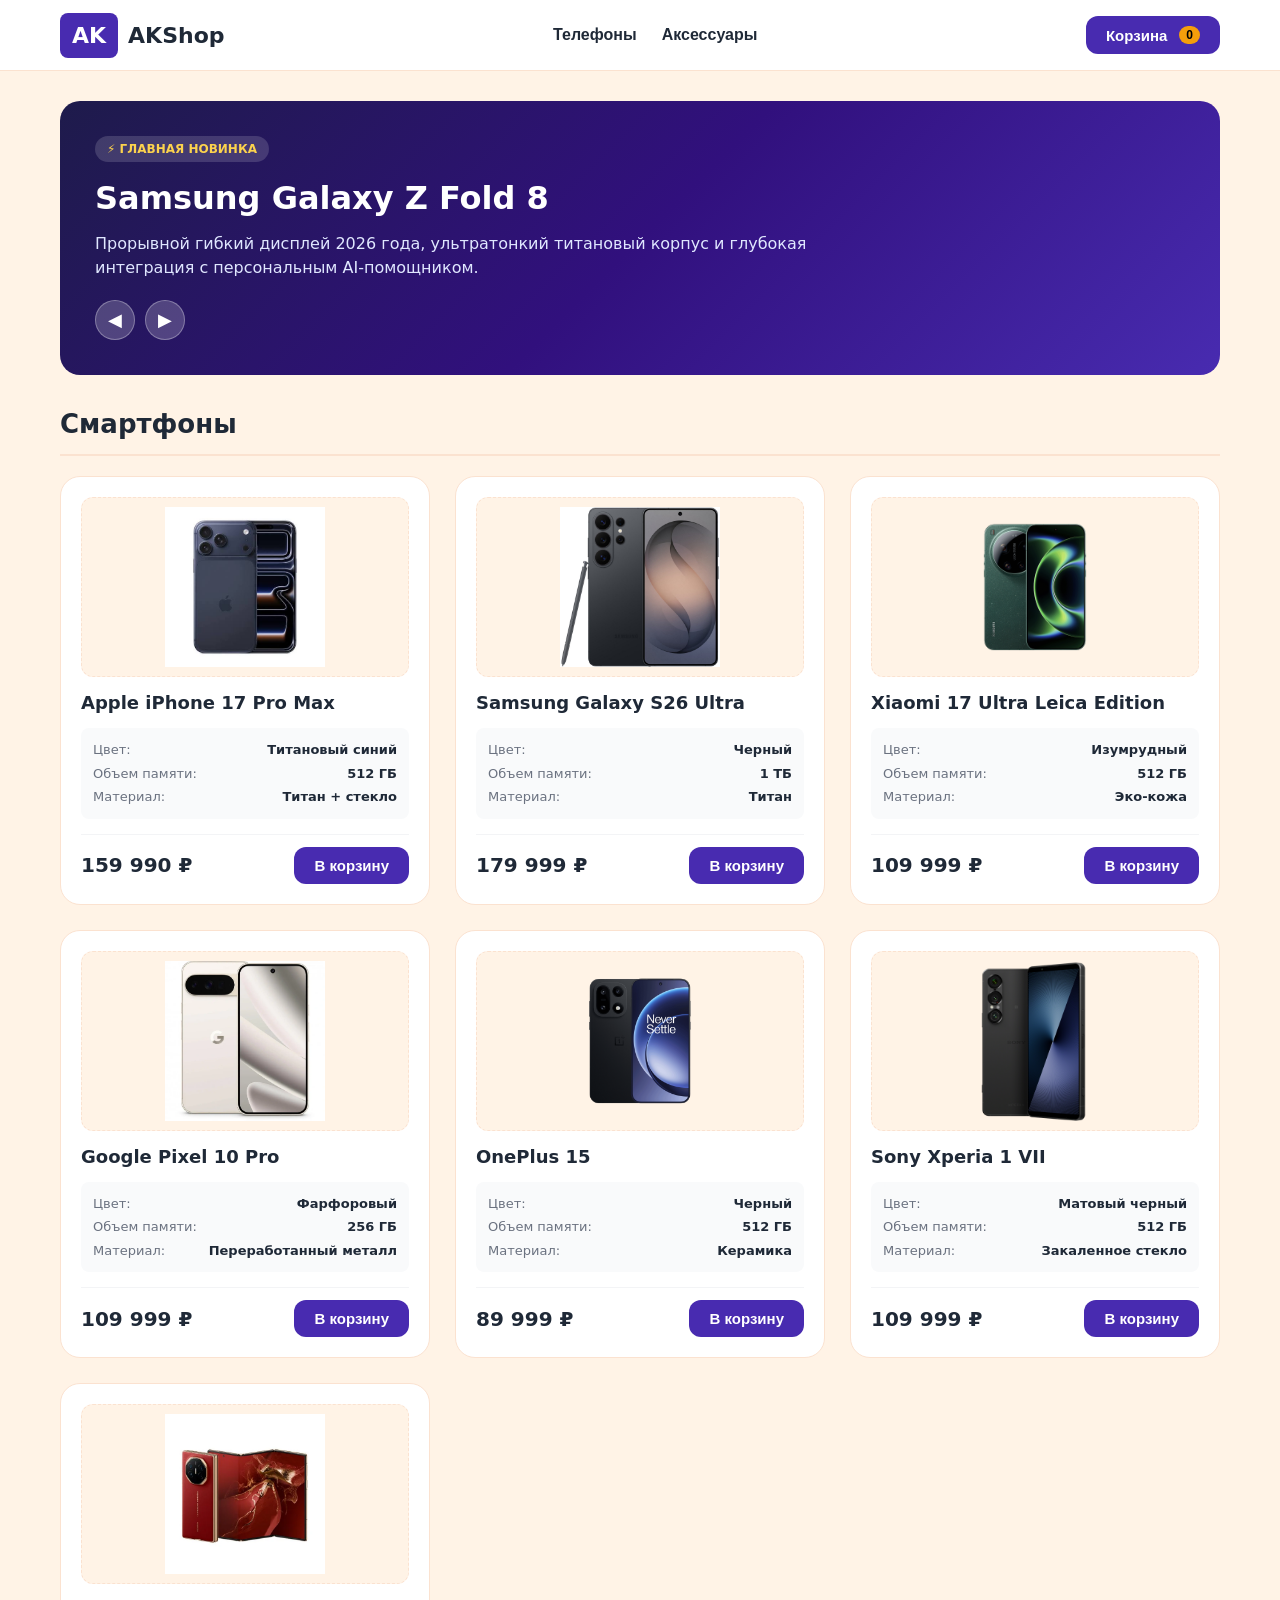
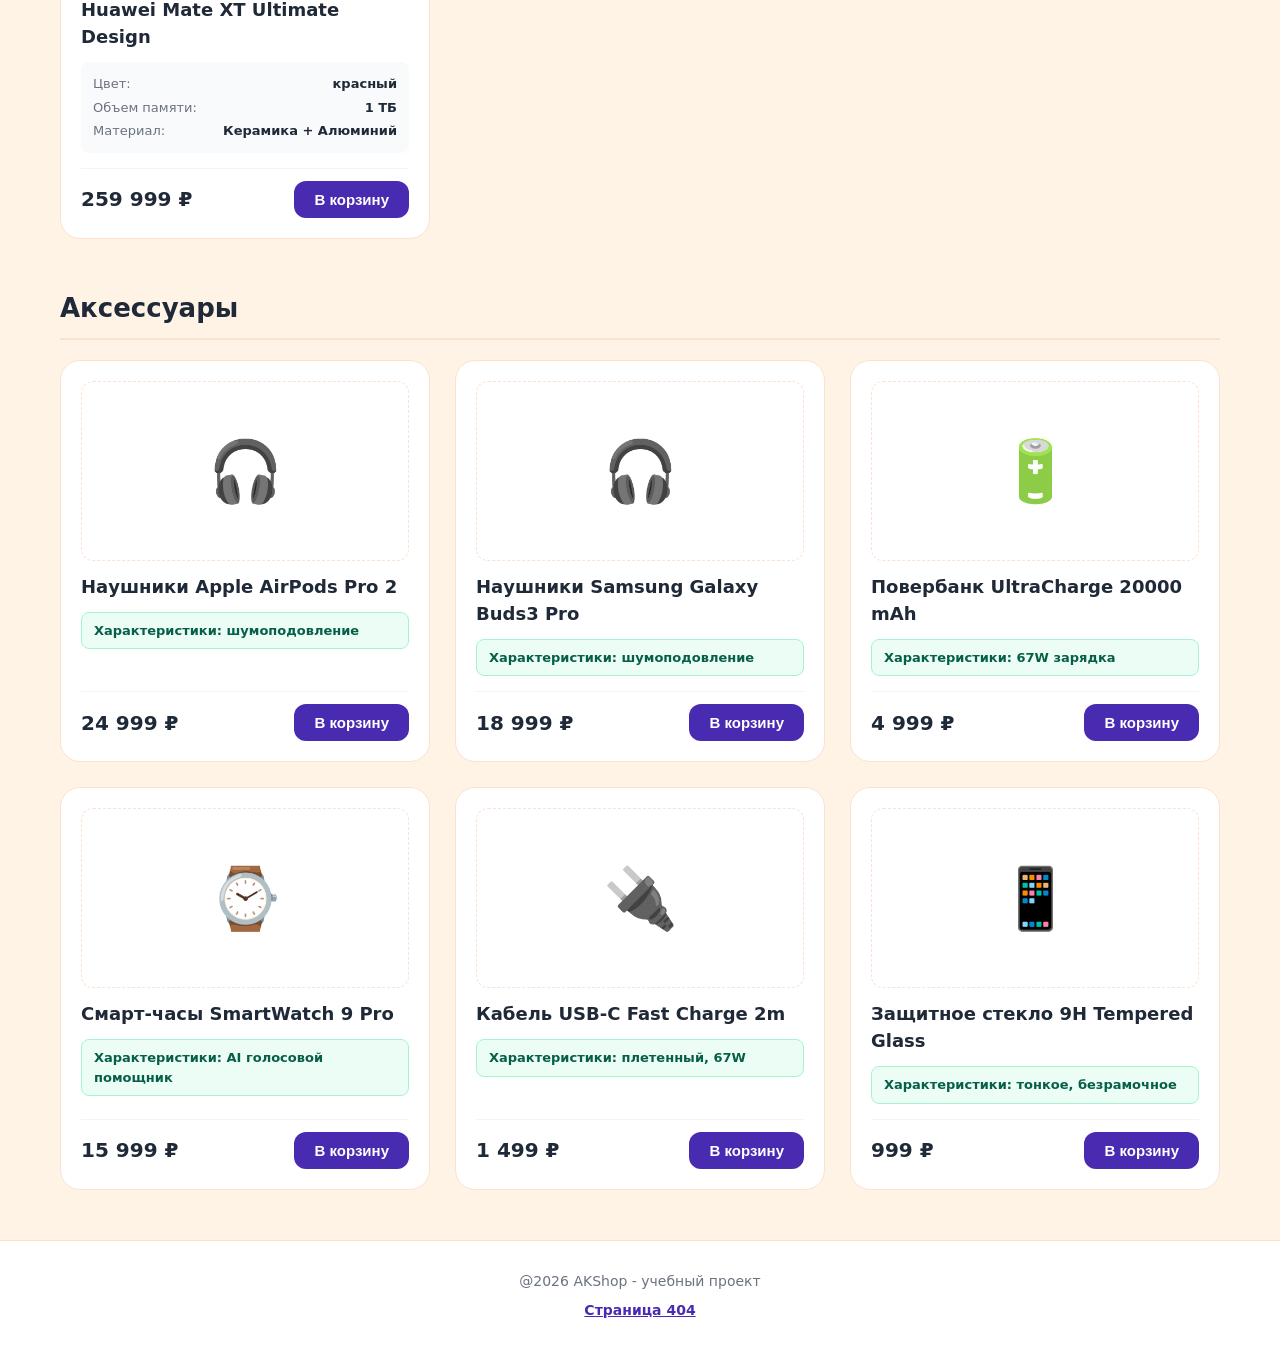
<file: index.html>
<!DOCTYPE html>
<html lang="ru">
<head>
  <meta charset="UTF-8">
  <meta name="viewport" content="width=device-width, initial-scale=1.0, maximum-scale=1.0, user-scalable=yes">
  <title>AKShop — Интернет-магазин электроники</title>
  <link rel="stylesheet" href="style.css">
</head>
<body>

  <header>
    <div class="container header-inner">
      <div class="logo" id="logo-btn">
        <span class="logo-badge">AK</span>
        <span>AKShop</span>
      </div>

      <nav class="nav-links">
        <button class="nav-link" id="nav-phones">Телефоны</button>
        <button class="nav-link" id="nav-accessories">Аксессуары</button>
      </nav>

      <button class="btn" id="open-cart-btn">
        <span>Корзина</span>
        <span class="cart-badge" id="cart-count">0</span>
      </button>
    </div>
  </header>

  <main class="container" id="shop-view">
    
    <section class="news-slider">
      <div class="slider-content">
        <div class="slider-text">
          <span class="slider-tag">⚡ Главная Новинка</span>
          <h2 class="slider-title" id="slide-title">Samsung Galaxy Z Fold 8</h2>
          <p class="slider-desc" id="slide-desc">
            Прорывной гибкий дисплей 2026 года, ультратонкий титановый корпус и глубокая интеграция с персональным AI-помощником.
          </p>
          <div class="slider-controls">
            <button class="slider-arrow" id="prev-slide-btn">◀</button>
            <button class="slider-arrow" id="next-slide-btn">▶</button>
          </div>
        </div>
      </div>
    </section>

    <section id="phones-section">
      <div class="section-title">
        <span>Смартфоны</span>
      </div>
      <div class="product-grid" id="phones-grid"></div>
    </section>

    <section id="accessories-section">
      <div class="section-title">
        <span>Аксессуары</span>
      </div>
      <div class="product-grid" id="accessories-grid"></div>
    </section>

  </main>

  <main class="container hidden" id="view-404">
    <div class="page-404">
      <div class="code-404">404</div>
      <h1 style="font-size: 28px; font-weight: 800; margin-bottom: 10px;">Страница не найдена</h1>
      <p style="color: var(--text-muted); margin-bottom: 25px;">К сожалению, запрашиваемый ресурс не существует или был удален.</p>
      <button class="btn" id="back-home-btn">Вернуться на главную</button>
    </div>
  </main>

  <div class="modal-overlay hidden" id="cart-modal">
    <div class="modal-card">
      <div class="modal-header">
        <div class="modal-title" id="modal-header-text">Ваша корзина</div>
        <button class="close-btn" id="close-modal-btn">✕</button>
      </div>

      <div id="cart-items-view">
        <div class="modal-body" id="cart-items-list"></div>
        <div class="modal-footer" id="cart-footer">
          <div class="total-row">
            <span>Итого:</span>
            <span id="cart-total-price" style="color: var(--primary);">0 ₽</span>
          </div>
          <button class="btn" id="checkout-btn" style="width: 100%; padding: 14px;">Оформить заказ</button>
        </div>
      </div>

      <div class="modal-body hidden" id="order-success-view">
        <div class="order-success-box">
          <div style="font-size: 50px; margin-bottom: 10px;">✅</div>
          <h2 style="font-size: 22px; font-weight: 800;">Спасибо за ваш заказ!</h2>
          <p style="color: var(--text-muted); font-size: 14px; margin-top: 5px;">Ваша заявка успешно принята в обработку.</p>
          
          <div class="order-number" id="generated-order-num">Ваш заказ №0000-0000-0000</div>
          
          <button class="btn" id="finish-order-btn" style="width: 100%;">Закрыть и очистить корзину</button>
        </div>
      </div>
    </div>
  </div>

  <div class="toast hidden" id="toast-msg">Товар добавлен!</div>

  <footer>
    <div class="container">
      <p>@2026 AKShop - учебный проект</p>
      <a class="footer-link" id="link-404">Страница 404</a>
    </div>
  </footer>
  <script src="script.js"></script>
</body>
</html>
</file>
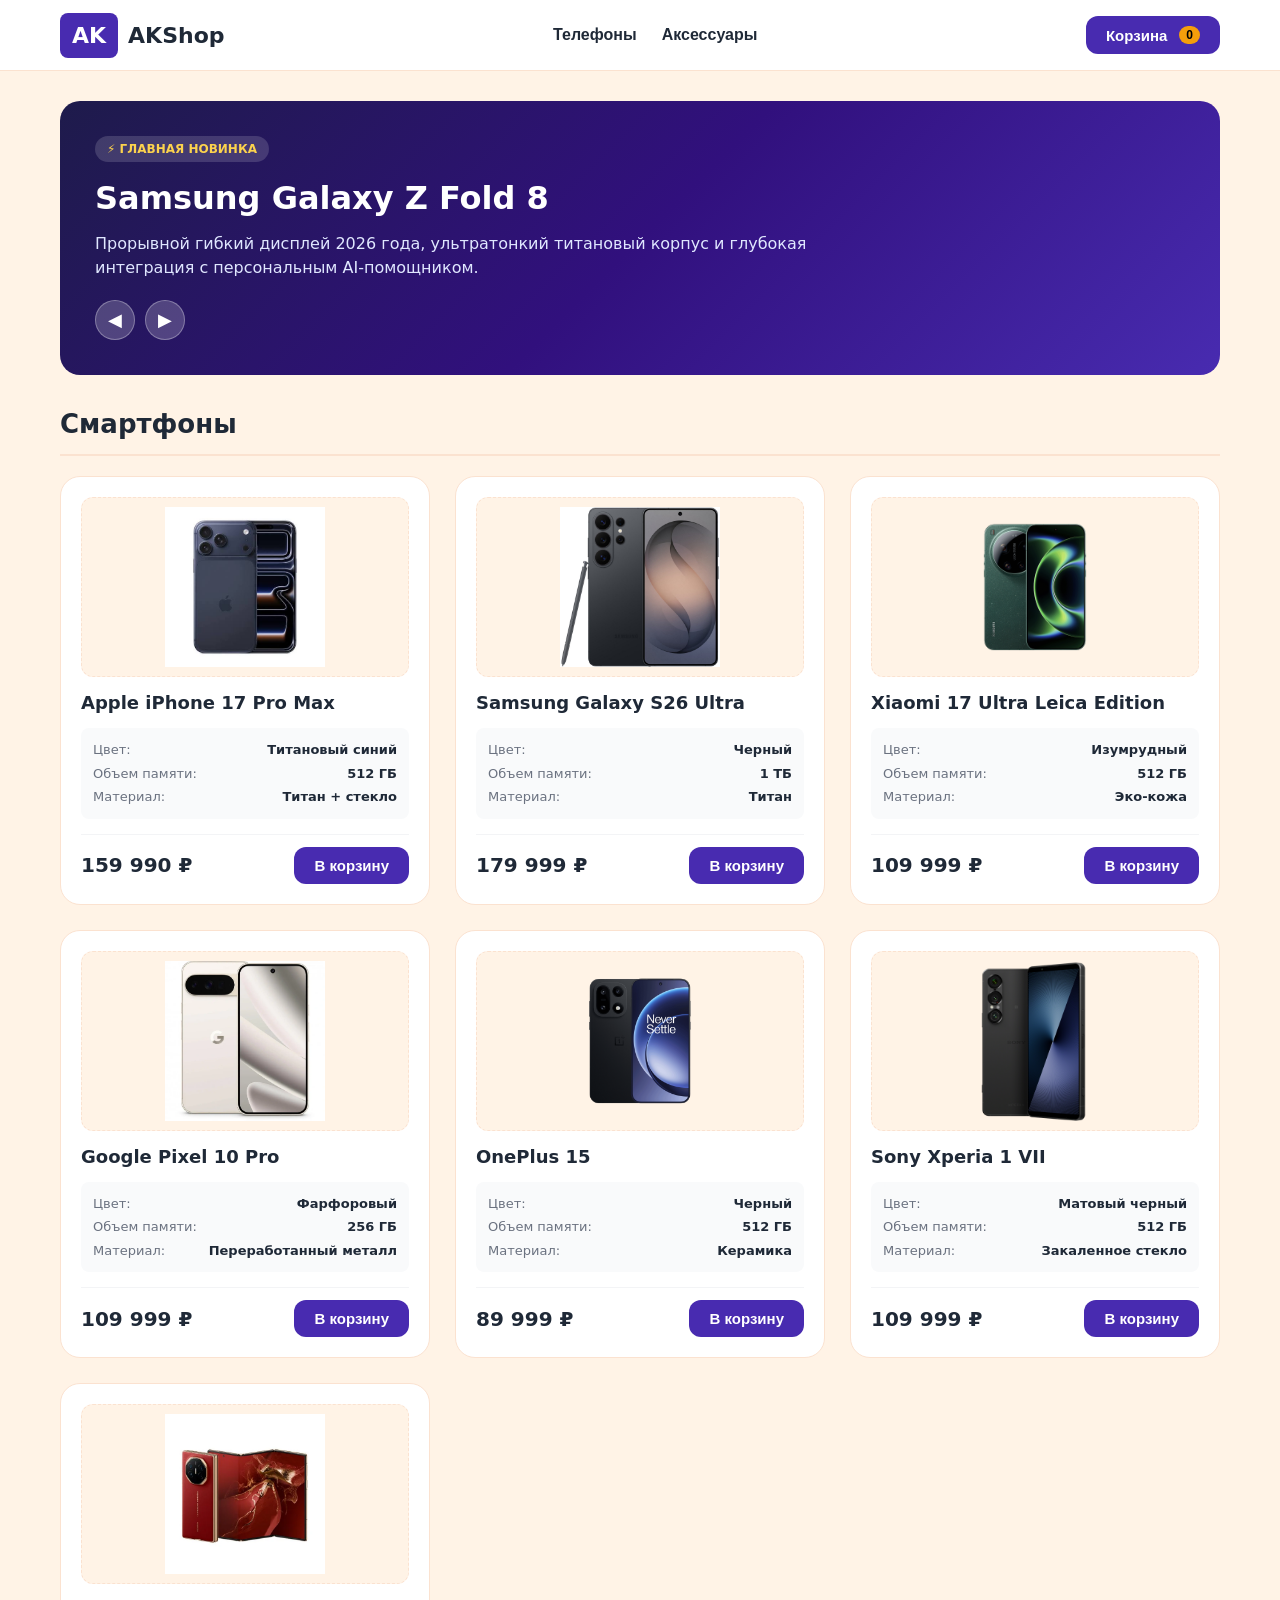
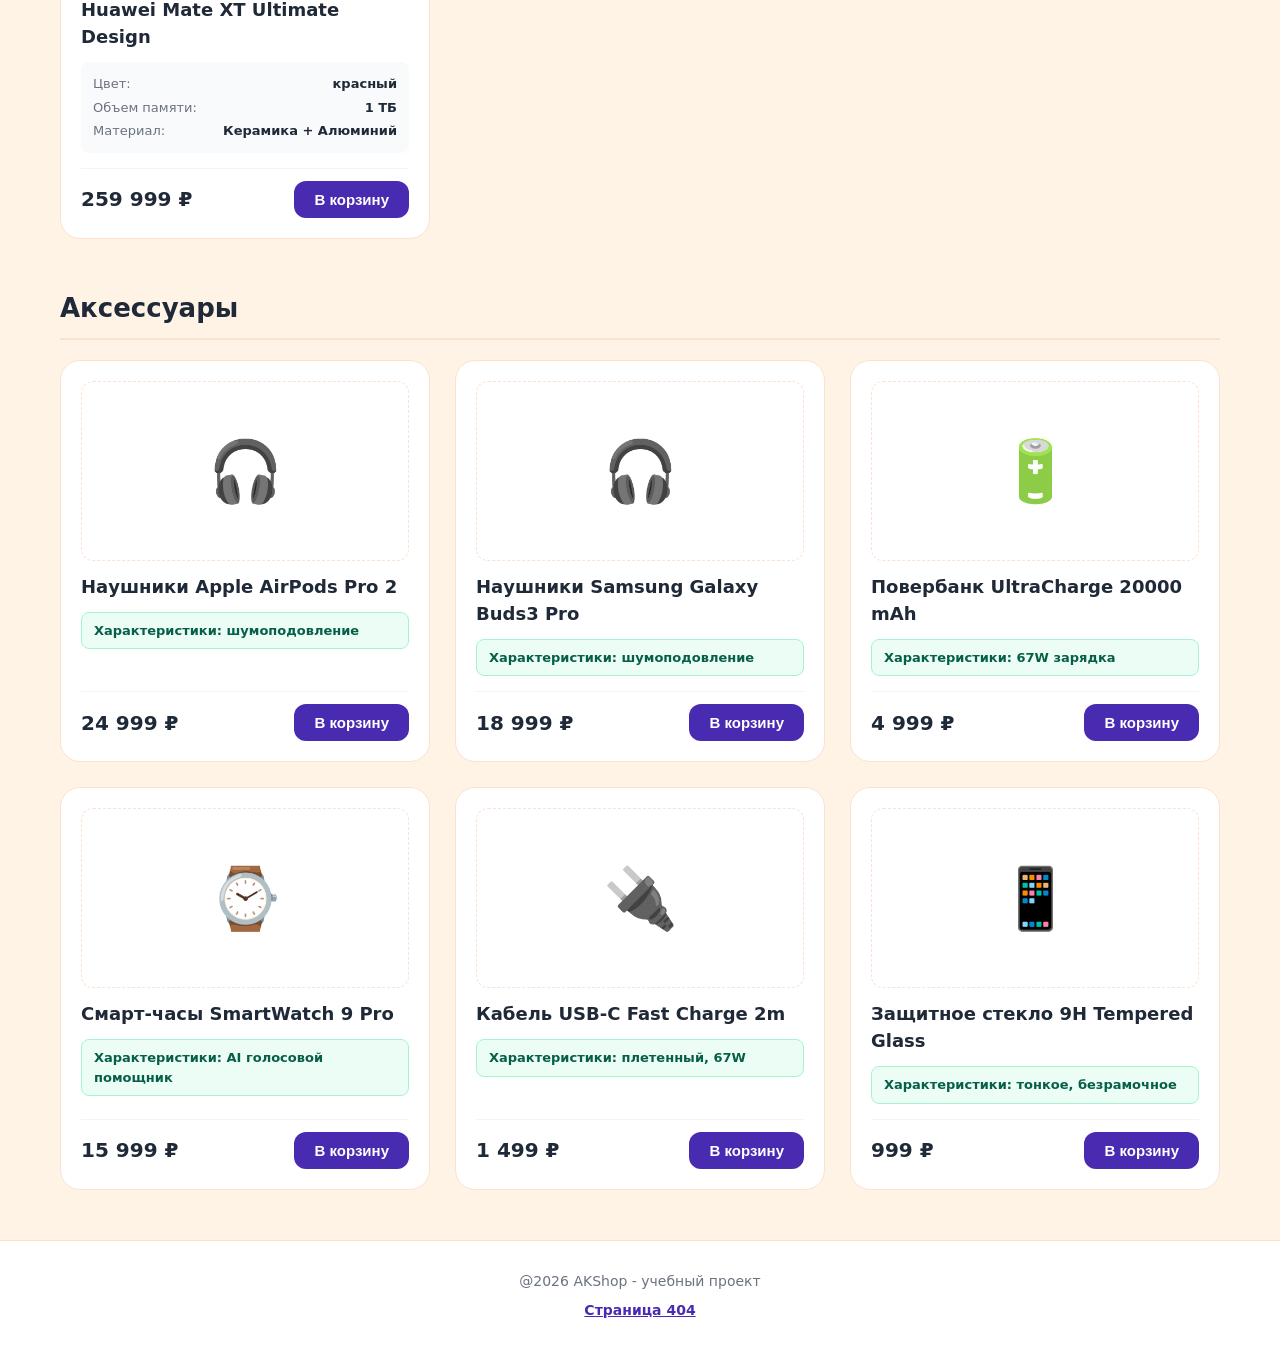
<file: aks.html>
<!DOCTYPE html>
<html lang="ru">
<head>
  <meta charset="UTF-8">
  <meta name="viewport" content="width=device-width, initial-scale=1.0">
  <title>AKShop — Интернет-магазин электроники</title>
  <link rel="stylesheet" href="style.css">
</head>
<body>

  <header>
    <div class="container header-inner">
      <div class="logo" id="logo-btn">
        <span class="logo-badge">AK</span>
        <span>AKShop</span>
      </div>

      <nav class="nav-links">
        <button class="nav-link" id="nav-phones">Телефоны</button>
        <button class="nav-link" id="nav-accessories">Аксессуары</button>
      </nav>

      <button class="btn" id="open-cart-btn">
        <span>Корзина</span>
        <span class="cart-badge" id="cart-count">0</span>
      </button>
    </div>
  </header>

  <main class="container" id="shop-view">
    

    <section class="news-slider">
      <div class="slider-content">
        <div class="slider-text">
          <span class="slider-tag">⚡ Главная Новинка</span>
          <h2 class="slider-title" id="slide-title">Samsung Galaxy Z Fold 8</h2>
          <p class="slider-desc" id="slide-desc">
            Прорывной гибкий дисплей 2026 года, ультратонкий титановый корпус и глубокая интеграция с персональным AI-помощником.
          </p>
          <div class="slider-controls">
            <button class="slider-arrow" id="prev-slide-btn">◀</button>
            <button class="slider-arrow" id="next-slide-btn">▶</button>
          </div>
        </div>
      </div>
    </section>

    
    <section id="phones-section">
      <div class="section-title">
        <span>Смартфоны</span>
      </div>
      <div class="product-grid" id="phones-grid"></div>
    </section>

    
    <section id="accessories-section">
      <div class="section-title">
        <span>Аксессуары</span>
      </div>
      <div class="product-grid" id="accessories-grid"></div>
    </section>

  </main>

  <main class="container hidden" id="view-404">
    <div class="page-404">
      <div class="code-404">404</div>
      <h1 style="font-size: 28px; font-weight: 800; margin-bottom: 10px;">Страница не найдена</h1>
      <p style="color: var(--text-muted); margin-bottom: 25px;">К сожалению, запрашиваемый ресурс не существует или был удален.</p>
      <button class="btn" id="back-home-btn">Вернуться на главную</button>
    </div>
  </main>

  <div class="modal-overlay hidden" id="cart-modal">
    <div class="modal-card">
      <div class="modal-header">
        <div class="modal-title" id="modal-header-text">Ваша корзина</div>
        <button class="close-btn" id="close-modal-btn">✕</button>
      </div>

      
      <div id="cart-items-view">
        <div class="modal-body" id="cart-items-list"></div>
        <div class="modal-footer" id="cart-footer">
          <div class="total-row">
            <span>Итого:</span>
            <span id="cart-total-price" style="color: var(--primary);">0 ₽</span>
          </div>
          <button class="btn" id="checkout-btn" style="width: 100%; padding: 14px;">Оформить заказ</button>
        </div>
      </div>


      <div class="modal-body hidden" id="order-success-view">
        <div class="order-success-box">
          <div style="font-size: 50px; margin-bottom: 10px;">✅</div>
          <h2 style="font-size: 22px; font-weight: 800;">Спасибо за ваш заказ!</h2>
          <p style="color: var(--text-muted); font-size: 14px; margin-top: 5px;">Ваша заявка успешно принята в обработку.</p>
          
          <div class="order-number" id="generated-order-num">Ваш заказ №0000-0000-0000</div>
          
          <button class="btn" id="finish-order-btn" style="width: 100%;">Закрыть и очистить корзину</button>
        </div>
      </div>
    </div>
  </div>


  <div class="toast hidden" id="toast-msg">Товар добавлен!</div>

  <footer>
    <div class="container">
      <p>@2026 AKShop - учебный проект</p>
      <a class="footer-link" id="link-404">Страница 404</a>
    </div>
  </footer>
  <script src="script.js"></script>
</body>
</html>
</file>
<file: style.css>
:root {
  --primary: #482bb0;
  --primary-hover: #371e8a;
  --primary-light: #efeafc;
  --bg-peach: #fff3e6;
  --card-bg: #ffffff;
  --border-color: #fbe2d0;
  --text-main: #1f2937;
  --text-muted: #6b7280;
  --success-bg: #ecfdf5;
  --success-text: #065f46;
  --radius-lg: 20px;
  --radius-md: 12px;
  --radius-sm: 8px;
}

* {
  box-sizing: border-box;
  margin: 0;
  padding: 0;
  animation: none !important;
  transition: background-color 0.15s ease, color 0.15s ease, border-color 0.15s ease, box-shadow 0.15s ease !important;
  transform: none !important;
}

body {
  background-color: var(--bg-peach);
  color: var(--text-main);
  font-family: system-ui, -apple-system, BlinkMacSystemFont, 'Segoe UI', Roboto, Helvetica, Arial, sans-serif;
  min-height: 100vh;
  display: flex;
  flex-direction: column;
  line-height: 1.5;
}

.container {
  max-width: 1200px;
  margin: 0 auto;
  padding: 0 20px;
  width: 100%;
}

.hidden {
  display: none !important;
}

header {
  background-color: #ffffff;
  border-bottom: 1px solid var(--border-color);
  position: sticky;
  top: 0;
  z-index: 100;
}

.header-inner {
  display: flex;
  align-items: center;
  justify-content: space-between;
  height: 70px;
}

.logo {
  display: flex;
  align-items: center;
  gap: 10px;
  cursor: pointer;
  font-size: 22px;
  font-weight: 800;
  color: var(--text-main);
  text-decoration: none;
}

.logo-badge {
  background-color: var(--primary);
  color: #ffffff;
  padding: 6px 12px;
  border-radius: var(--radius-sm);
  font-weight: 900;
}

.nav-links {
  display: flex;
  gap: 25px;
}

.nav-link {
  background: none;
  border: none;
  color: var(--text-main);
  font-size: 16px;
  font-weight: 600;
  cursor: pointer;
}

.nav-link:hover {
  color: var(--primary);
}

.btn {
  display: inline-flex;
  align-items: center;
  justify-content: center;
  gap: 8px;
  padding: 10px 20px;
  background-color: var(--primary);
  color: #ffffff;
  border: none;
  border-radius: var(--radius-md);
  font-size: 15px;
  font-weight: 600;
  cursor: pointer;
}

.btn:hover {
  background-color: var(--primary-hover);
}

.cart-badge {
  background-color: #f59e0b;
  color: #000000;
  font-size: 12px;
  font-weight: 800;
  padding: 2px 7px;
  border-radius: 999px;
  margin-left: 4px;
}

.news-slider {
  background: linear-gradient(135deg, #1e1b4b 0%, #31107d 50%, var(--primary) 100%);
  color: #ffffff;
  border-radius: var(--radius-lg);
  padding: 35px;
  margin: 30px 0;
  position: relative;
}

.slider-content {
  display: flex;
  justify-content: space-between;
  align-items: center;
  gap: 20px;
}

.slider-text {
  max-width: 750px;
}

.slider-tag {
  display: inline-block;
  background-color: rgba(255, 255, 255, 0.15);
  color: #fcd34d;
  font-size: 12px;
  font-weight: 700;
  text-transform: uppercase;
  padding: 4px 12px;
  border-radius: 999px;
  margin-bottom: 12px;
}

.slider-title {
  font-size: 32px;
  font-weight: 800;
  margin-bottom: 10px;
}

.slider-desc {
  font-size: 16px;
  color: #e0e7ff;
  margin-bottom: 20px;
}

.slider-controls {
  display: flex;
  gap: 10px;
  margin-top: 15px;
}

.slider-arrow {
  background-color: rgba(255, 255, 255, 0.2);
  color: #ffffff;
  border: 1px solid rgba(255, 255, 255, 0.3);
  width: 40px;
  height: 40px;
  border-radius: 50%;
  cursor: pointer;
  font-size: 18px;
  display: flex;
  align-items: center;
  justify-content: center;
}

.slider-arrow:hover {
  background-color: #ffffff;
  color: var(--primary);
}

.section-title {
  font-size: 26px;
  font-weight: 800;
  margin-bottom: 20px;
  padding-bottom: 10px;
  border-bottom: 2px solid var(--border-color);
  display: flex;
  justify-content: space-between;
  align-items: flex-end;
}

.section-subtitle {
  font-size: 14px;
  color: var(--text-muted);
  font-weight: 500;
}

.product-grid {
  display: grid;
  grid-template-columns: repeat(3, 1fr);
  gap: 25px;
  margin-bottom: 50px;
}

@media (max-width: 900px) {
  .product-grid {
    grid-template-columns: repeat(2, 1fr);
  }
}

@media (max-width: 600px) {
  .product-grid {
    grid-template-columns: 1fr;
  }
}

.product-card {
  background-color: var(--card-bg);
  border: 1px solid var(--border-color);
  border-radius: var(--radius-lg);
  padding: 20px;
  display: flex;
  flex-direction: column;
  justify-content: space-between;
}

.product-card:hover {
  border-color: var(--primary);
}

.photo-placeholder {
  background-color: var(--bg-peach);
  border: 1px dashed var(--border-color);
  border-radius: var(--radius-md);
  height: 180px;
  display: flex;
  flex-direction: column;
  align-items: center;
  justify-content: center;
  margin-bottom: 15px;
  color: var(--text-muted);
  font-size: 13px;
  text-align: center;
  padding: 10px;
}

.phone-icon-mock {
  font-size: 40px;
  margin-bottom: 8px;
}

.phone-img {
  width: 100%;
  height: 160px;
  object-fit: contain;
  display: block;
}

.photo-placeholder {
  display: flex;
  align-items: center;
  justify-content: center;
  overflow: hidden;
  margin-bottom: 12px;
}

.emoji-box {
  font-size: 60px;
}

.product-name {
  font-size: 18px;
  font-weight: 700;
  margin-bottom: 12px;
  color: var(--text-main);
}

.spec-list {
  background-color: #f9fafb;
  border-radius: var(--radius-sm);
  padding: 12px;
  margin-bottom: 15px;
  font-size: 13px;
}

.spec-item {
  display: flex;
  justify-content: space-between;
  margin-bottom: 4px;
}

.spec-item:last-child {
  margin-bottom: 0;
}

.spec-label {
  color: var(--text-muted);
}

.spec-value {
  font-weight: 600;
  color: var(--text-main);
}

.work-badge {
  background-color: var(--success-bg);
  color: var(--success-text);
  padding: 8px 12px;
  border-radius: var(--radius-sm);
  font-size: 13px;
  font-weight: 700;
  margin-bottom: 15px;
  display: block;
  border: 1px solid #a7f3d0;
}

.card-footer {
  display: flex;
  align-items: center;
  justify-content: space-between;
  padding-top: 12px;
  border-top: 1px solid #f3f4f6;
}

.price {
  font-size: 20px;
  font-weight: 800;
  color: var(--text-main);
}

.modal-overlay {
  position: fixed;
  top: 0;
  left: 0;
  width: 100%;
  height: 100%;
  background-color: rgba(0, 0, 0, 0.5);
  z-index: 1000;
  display: flex;
  align-items: center;
  justify-content: center;
  padding: 20px;
}

.modal-card {
  background-color: var(--card-bg);
  border-radius: var(--radius-lg);
  max-width: 550px;
  width: 100%;
  max-height: 90vh;
  display: flex;
  flex-direction: column;
  overflow: hidden;
  border: 1px solid var(--border-color);
}

.modal-header {
  padding: 20px;
  background-color: var(--bg-peach);
  border-bottom: 1px solid var(--border-color);
  display: flex;
  justify-content: space-between;
  align-items: center;
}

.modal-title {
  font-size: 20px;
  font-weight: 800;
}

.close-btn {
  background: none;
  border: none;
  font-size: 22px;
  cursor: pointer;
  color: var(--text-muted);
}

.close-btn:hover {
  color: var(--text-main);
}

.modal-body {
  padding: 20px;
  overflow-y: auto;
  flex-grow: 1;
}

.cart-item {
  display: flex;
  align-items: center;
  justify-content: space-between;
  padding: 12px 0;
  border-bottom: 1px solid #f3f4f6;
}

.cart-item-info {
  display: flex;
  align-items: center;
  gap: 12px;
}

.cart-item-title {
  font-weight: 700;
  font-size: 14px;
}

.cart-item-price {
  font-size: 13px;
  color: var(--text-muted);
}

.qty-controls {
  display: flex;
  align-items: center;
  gap: 8px;
}

.qty-btn {
  width: 28px;
  height: 28px;
  background-color: #f3f4f6;
  border: 1px solid #e5e7eb;
  border-radius: var(--radius-sm);
  cursor: pointer;
  font-weight: 800;
}

.qty-btn:hover {
  background-color: #e5e7eb;
}

.delete-btn {
  background: none;
  border: none;
  color: #ef4444;
  cursor: pointer;
  font-size: 16px;
  margin-left: 10px;
}

.modal-footer {
  padding: 20px;
  background-color: var(--bg-peach);
  border-top: 1px solid var(--border-color);
}

.total-row {
  display: flex;
  justify-content: space-between;
  align-items: center;
  margin-bottom: 15px;
  font-size: 18px;
  font-weight: 800;
}

.order-success-box {
  text-align: center;
  padding: 30px 10px;
}

.order-number {
  background-color: var(--bg-peach);
  border: 2px dashed var(--primary);
  padding: 15px;
  border-radius: var(--radius-md);
  font-size: 18px;
  font-weight: 800;
  color: var(--primary);
  margin: 20px 0;
}

footer {
  background-color: #ffffff;
  border-top: 1px solid var(--border-color);
  padding: 30px 0;
  margin-top: auto;
  text-align: center;
  font-size: 14px;
  color: var(--text-muted);
}

.footer-link {
  color: var(--primary);
  font-weight: 700;
  text-decoration: underline;
  cursor: pointer;
  display: inline-block;
  margin-top: 8px;
}

.footer-link:hover {
  color: var(--primary-hover);
}

.page-404 {
  text-align: center;
  padding: 80px 20px;
  margin: auto 0;
}

.code-404 {
  font-size: 96px;
  font-weight: 900;
  color: var(--primary);
  line-height: 1;
  margin-bottom: 10px;
}

.toast {
  position: fixed;
  bottom: 20px;
  right: 20px;
  background-color: #1f2937;
  color: #ffffff;
  padding: 12px 20px;
  border-radius: var(--radius-md);
  font-size: 14px;
  font-weight: 600;
  z-index: 2000;
}

/* телефон */
@media (max-width: 600px) {

  .container {
    padding: 0 12px;
  }

  .header-inner {
    height: auto;
    flex-wrap: wrap;
    gap: 8px;
    padding: 10px 0;
  }

  .logo {
    font-size: 18px;
  }

  .logo-badge {
    padding: 4px 8px;
    font-size: 14px;
  }

  .nav-links {
    gap: 12px;
    order: 3;
    width: 100%;
    justify-content: center;
    margin-top: 4px;
  }

  .nav-link {
    font-size: 14px;
  }

  #open-cart-btn {
    padding: 8px 12px;
    font-size: 13px;
  }

  .news-slider {
    padding: 20px 16px;
    margin: 16px 0;
    border-radius: 16px;
  }

  .slider-title {
    font-size: 22px;
  }

  .slider-desc {
    font-size: 14px;
  }

  .slider-tag {
    font-size: 11px;
  }

  .slider-arrow {
    width: 34px;
    height: 34px;
    font-size: 15px;
  }

  .section-title {
    font-size: 20px;
    margin-bottom: 14px;
  }

  .product-grid {
    grid-template-columns: 1fr;
    gap: 14px;
    margin-bottom: 30px;
  }

  .product-card {
    padding: 14px;
    border-radius: 16px;
  }

  .photo-placeholder {
    height: 150px;
  }

  .phone-img {
    height: 130px;
  }

  .emoji-box {
    font-size: 50px;
  }

  .product-name {
    font-size: 16px;
    margin-bottom: 8px;
  }

  .spec-list {
    padding: 10px;
    font-size: 12px;
  }

  .price {
    font-size: 18px;
  }

  .btn {
    padding: 8px 14px;
    font-size: 13px;
  }

  .modal-overlay {
    padding: 0;
    align-items: flex-end;
  }

  .modal-card {
    max-width: 100%;
    width: 100%;
    max-height: 92vh;
    border-radius: 20px 20px 0 0;
  }

  .modal-header {
    padding: 16px;
  }

  .modal-title {
    font-size: 17px;
  }

  .modal-body {
    padding: 16px;
  }

  .cart-item {
    flex-wrap: wrap;
    gap: 8px;
  }

  .cart-item-info {
    width: 100%;
  }

  .cart-item-title {
    font-size: 13px;
  }

  .qty-controls {
    margin-left: auto;
  }

  .modal-footer {
    padding: 16px;
  }

  .total-row {
    font-size: 16px;
  }

  .code-404 {
    font-size: 72px;
  }

  .page-404 {
    padding: 50px 16px;
  }

  footer {
    padding: 20px 0;
    font-size: 13px;
  }

  .toast {
    left: 12px;
    right: 12px;
    bottom: 12px;
    text-align: center;
    font-size: 13px;
  }
}

/* Планшеты */
@media (max-width: 900px) and (min-width: 601px) {
  .product-grid {
    grid-template-columns: repeat(2, 1fr);
    gap: 18px;
  }

  .news-slider {
    padding: 25px;
  }

  .slider-title {
    font-size: 26px;
  }
}
</file>
